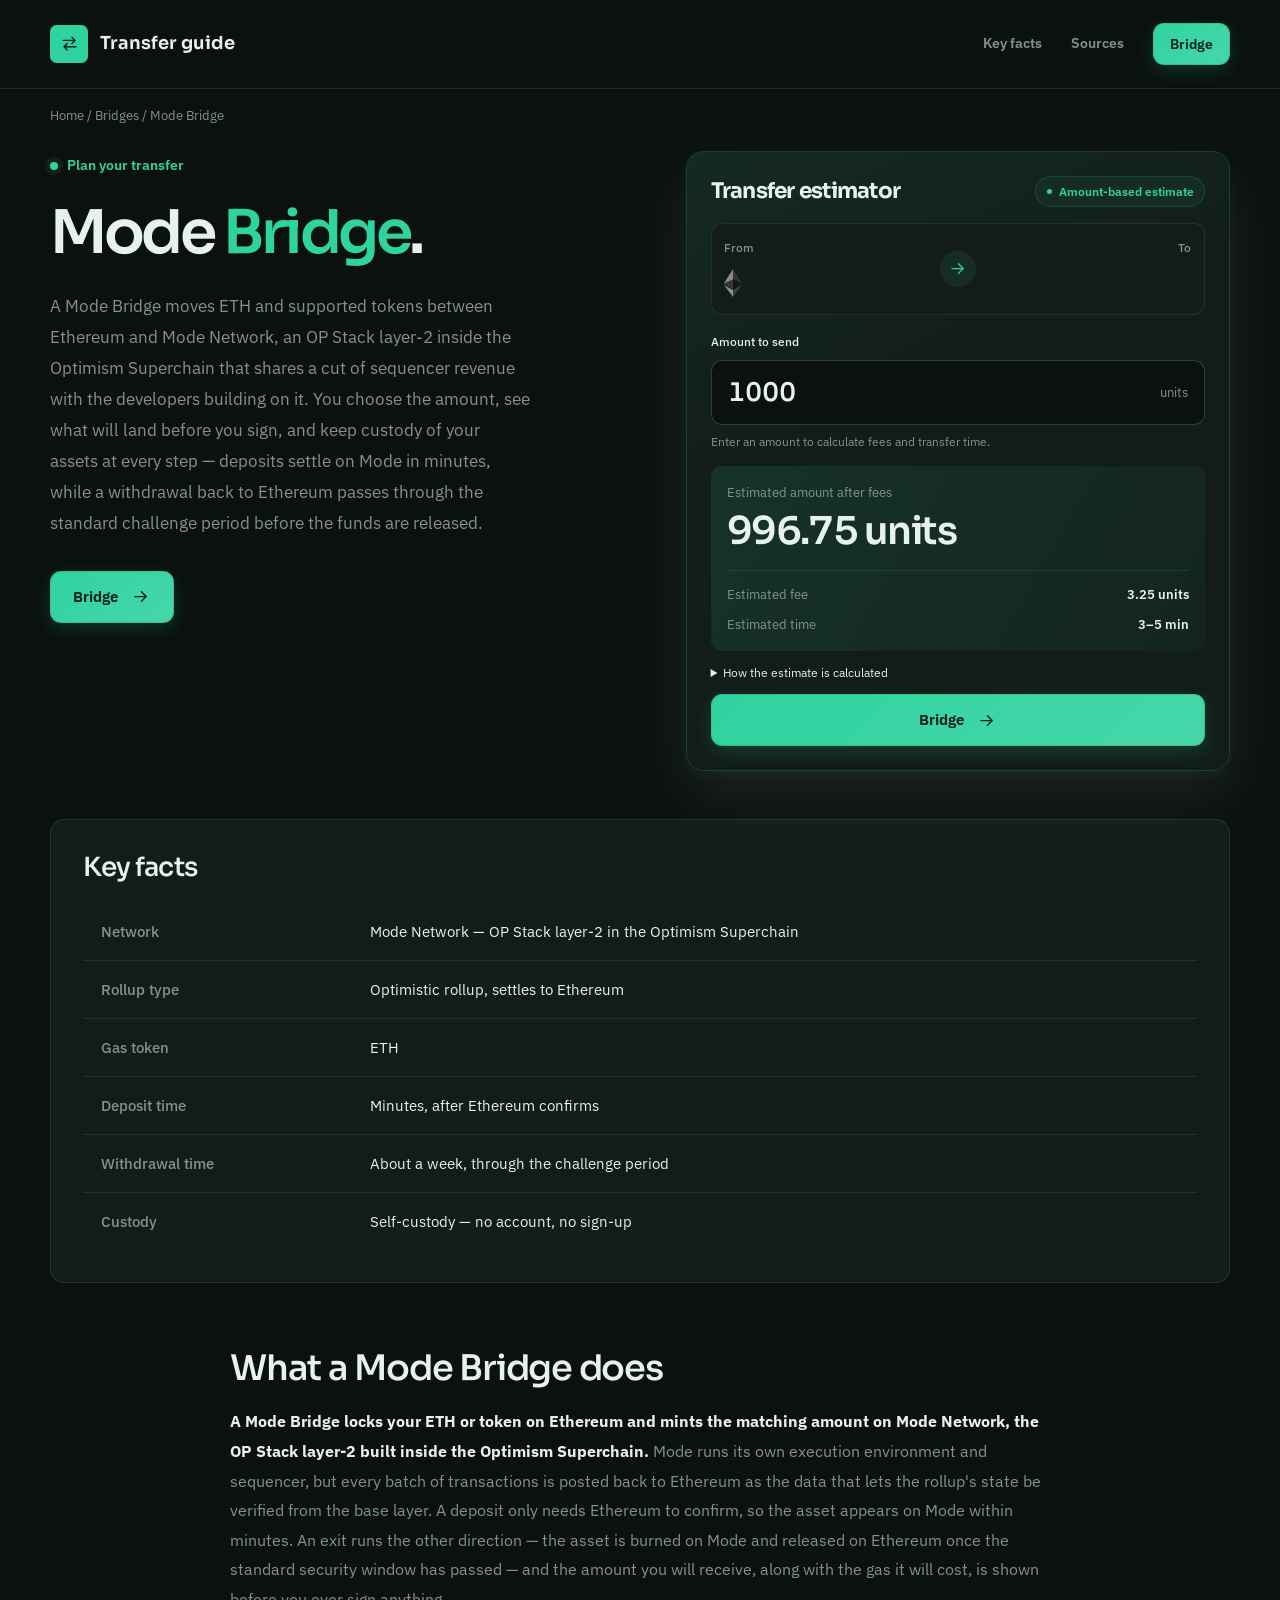
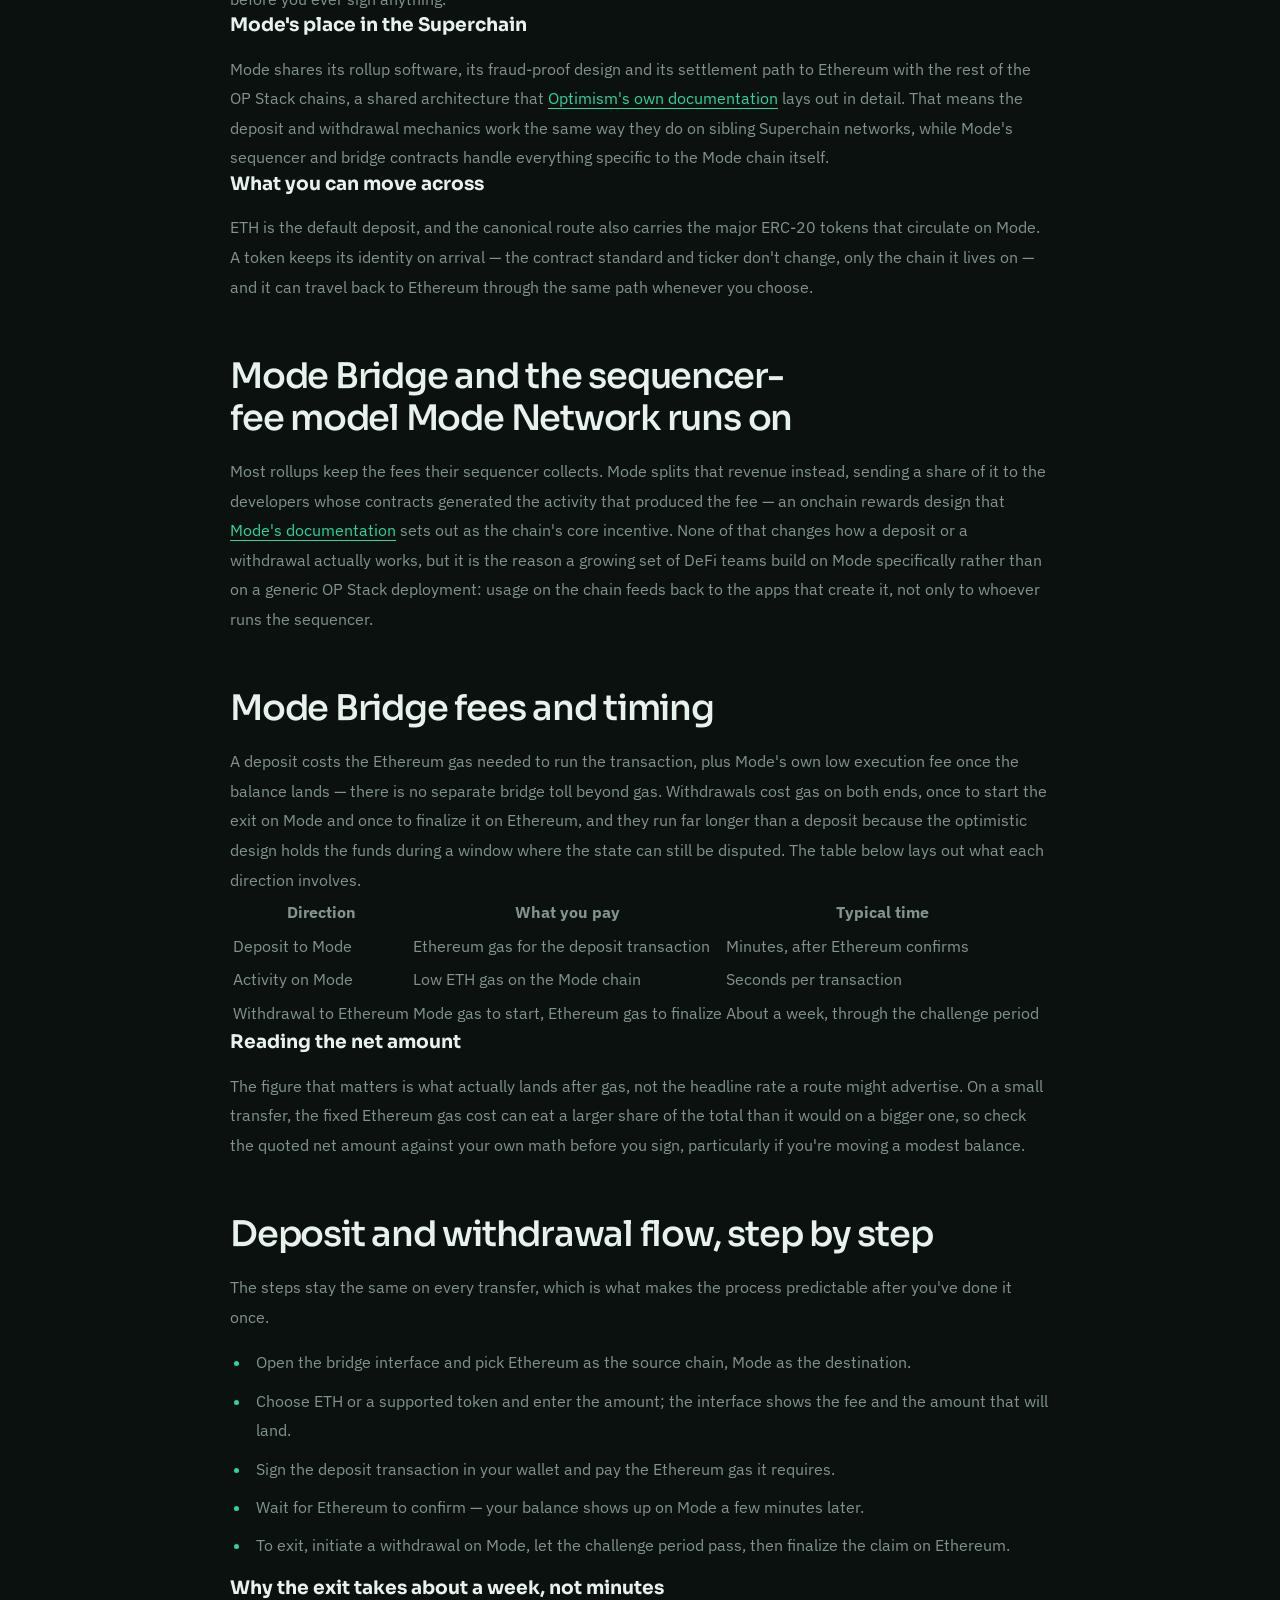
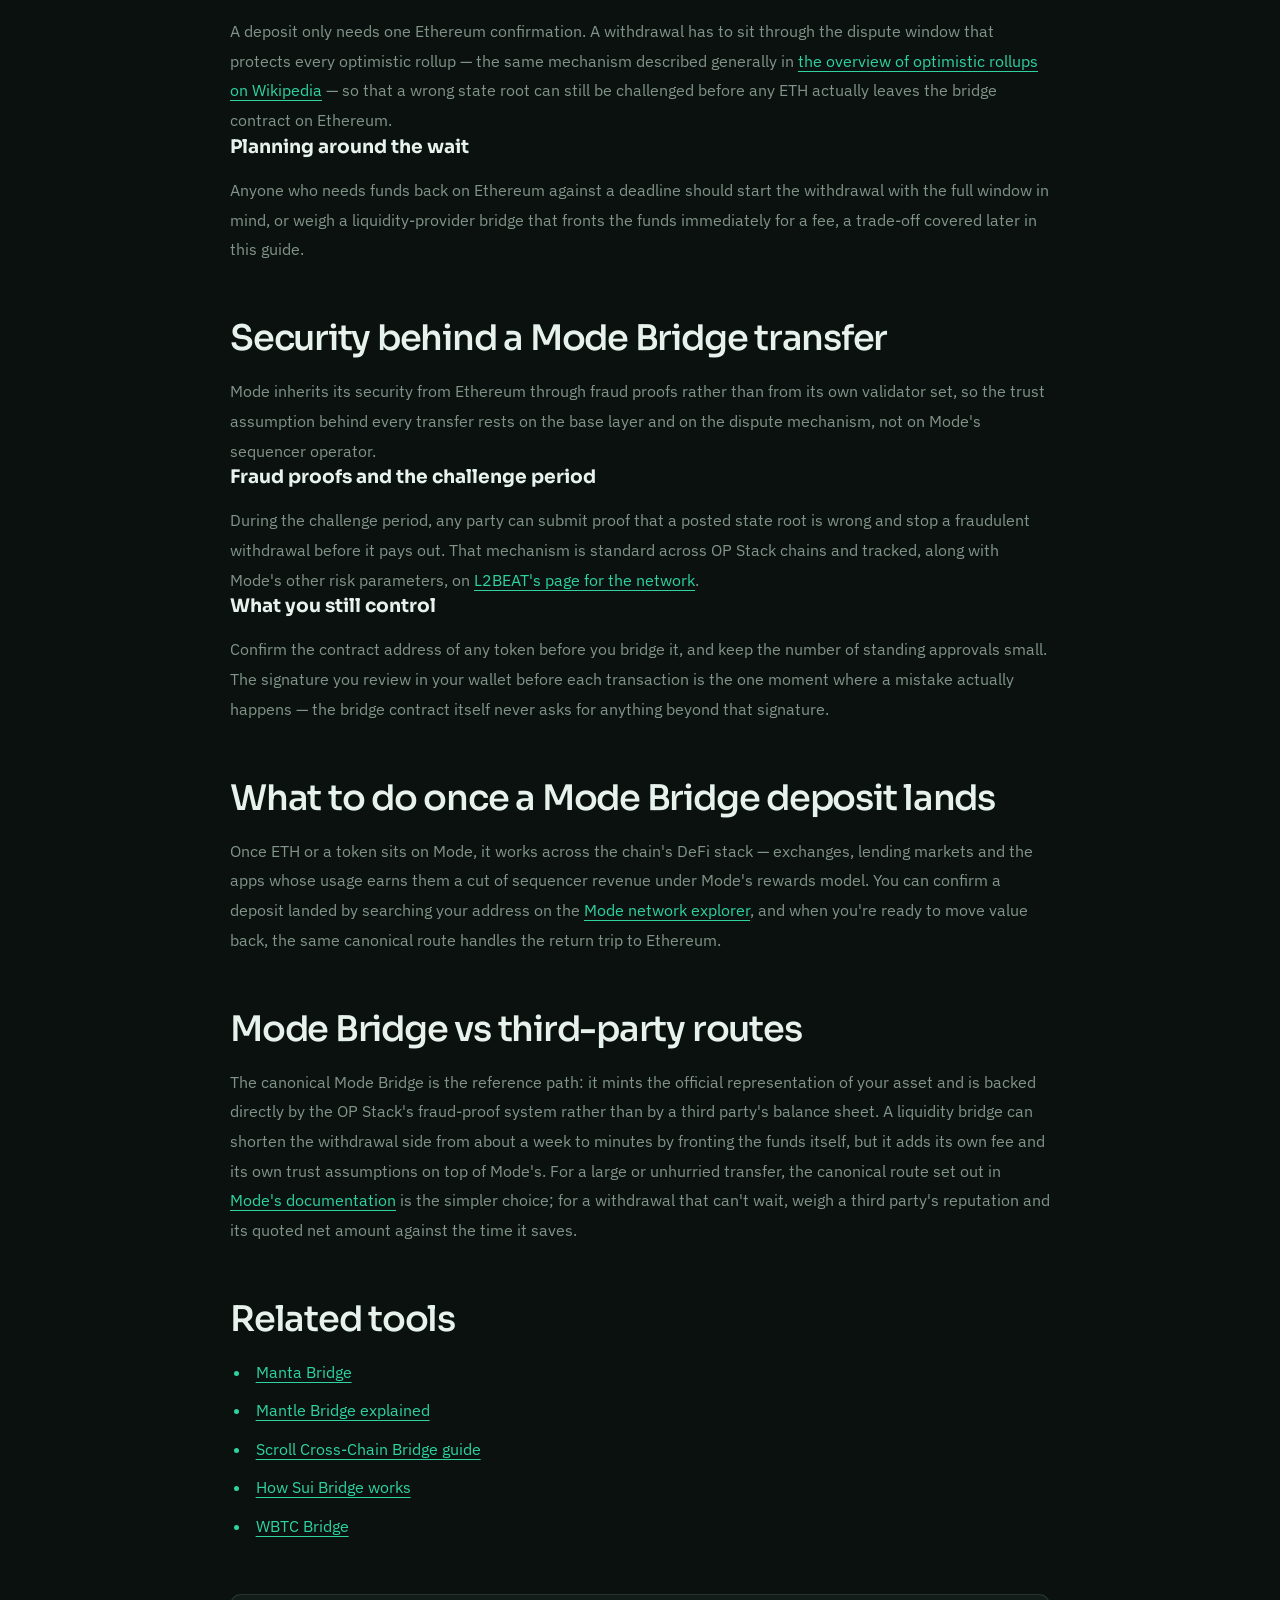
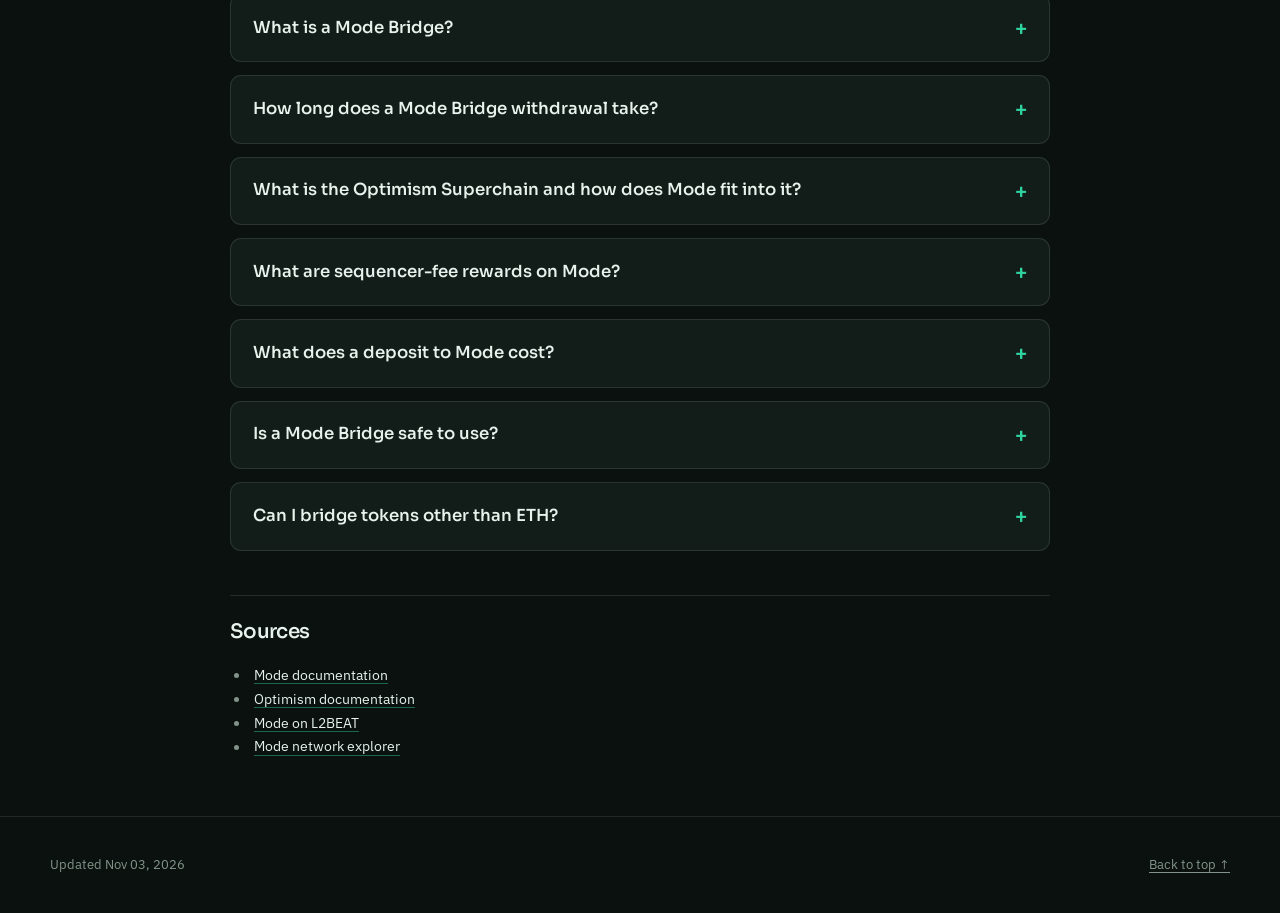
<file: index.html>
<!doctype html>
<html lang="en">
<head>
  <meta charset="utf-8">
  <meta name="viewport" content="width=device-width, initial-scale=1">
  <title>Mode Bridge — Move ETH to Mode Network (OP Stack L2)</title>
  <meta name="description" content="Use the Mode Bridge to move ETH onto Mode Network, an OP Stack layer-2 in the Optimism Superchain that shares sequencer fees with developers. See deposit and withdrawal timing, the challenge period, and fees before you sign.">
  <link rel="canonical" href="https://mode-bridge.github.io/">
  <meta property="og:type" content="website">
  <meta property="og:title" content="Mode Bridge">
  <meta property="og:description" content="Use the Mode Bridge to move ETH onto Mode Network, an OP Stack layer-2 in the Optimism Superchain that shares sequencer fees with developers. See deposit and withdrawal timing, the challenge period, and fees before you sign.">
  <meta property="og:url" content="https://mode-bridge.github.io/">
  <meta property="og:image" content="https://mode-bridge.github.io/og.png">
  <meta name="twitter:card" content="summary_large_image">
  <meta name="twitter:title" content="Mode Bridge">
  <meta name="twitter:description" content="Use the Mode Bridge to move ETH onto Mode Network, an OP Stack layer-2 in the Optimism Superchain that shares sequencer fees with developers. See deposit and withdrawal timing, the challenge period, and fees before you sign.">
  <meta name="twitter:image" content="https://mode-bridge.github.io/og.png">
<link rel="preconnect" href="https://fonts.googleapis.com"><link rel="preconnect" href="https://fonts.gstatic.com" crossorigin><link rel="stylesheet" href="https://fonts.googleapis.com/css2?family=IBM+Plex+Sans:wght@400;500;600;700&family=Sora:wght@500;600;700&display=swap">
<script type="application/ld+json">{"@context": "https://schema.org", "@graph": [{"@type": "WebSite", "@id": "https://mode-bridge.github.io/#website", "url": "https://mode-bridge.github.io/", "name": "Mode Bridge — Move ETH to Mode Network (OP Stack L2)"}, {"@type": "WebPage", "@id": "https://mode-bridge.github.io/#webpage", "url": "https://mode-bridge.github.io/", "name": "Mode Bridge — Move ETH to Mode Network (OP Stack L2)", "isPartOf": {"@id": "https://mode-bridge.github.io/#website"}, "description": "Use the Mode Bridge to move ETH onto Mode Network, an OP Stack layer-2 in the Optimism Superchain that shares sequencer fees with developers. See deposit and withdrawal timing, the challenge period, and fees before you sign.", "datePublished": "2026-11-03", "dateModified": "2026-11-03"}, {"@type": "SoftwareApplication", "name": "Mode Bridge", "applicationCategory": "FinanceApplication", "operatingSystem": "Web", "offers": {"@type": "Offer", "price": "0", "priceCurrency": "USD"}}, {"@type": "BreadcrumbList", "itemListElement": [{"@type": "ListItem", "position": 1, "name": "Home", "item": "https://mode-bridge.github.io/"}, {"@type": "ListItem", "position": 2, "name": "Bridges"}, {"@type": "ListItem", "position": 3, "name": "Mode Bridge"}]}, {"@type": "FAQPage", "mainEntity": [{"@type": "Question", "name": "What is a Mode Bridge?", "acceptedAnswer": {"@type": "Answer", "text": "A Mode Bridge is the official deposit and withdrawal route between Ethereum and Mode Network, the OP Stack layer-2 that settles its state back to Ethereum while running its own execution and sequencer."}}, {"@type": "Question", "name": "How long does a Mode Bridge withdrawal take?", "acceptedAnswer": {"@type": "Answer", "text": "About a week in most cases, because the exit waits through the standard challenge period before funds are released on Ethereum. A deposit, by contrast, lands in minutes."}}, {"@type": "Question", "name": "What is the Optimism Superchain and how does Mode fit into it?", "acceptedAnswer": {"@type": "Answer", "text": "The Superchain is the family of OP Stack chains that share the same rollup software and settle to Ethereum through a common framework. Mode is one of those chains, running its own sequencer and adding its sequencer-fee rewards on top of the shared design."}}, {"@type": "Question", "name": "What are sequencer-fee rewards on Mode?", "acceptedAnswer": {"@type": "Answer", "text": "Mode shares a portion of the revenue its sequencer collects with the developers whose contracts generate the activity behind that revenue, an incentive meant to draw builders to the chain rather than to a generic rollup."}}, {"@type": "Question", "name": "What does a deposit to Mode cost?", "acceptedAnswer": {"@type": "Answer", "text": "Just the Ethereum gas required to run the deposit transaction. Mode itself charges a low execution fee once the balance lands, with no separate bridge toll on top of gas."}}, {"@type": "Question", "name": "Is a Mode Bridge safe to use?", "acceptedAnswer": {"@type": "Answer", "text": "The canonical route relies on Ethereum's security through fraud proofs rather than on Mode's own sequencer, and it never takes custody of your keys. The real risks sit at signing — the contract address you're trusting and the approval you grant — not in the bridge design itself."}}, {"@type": "Question", "name": "Can I bridge tokens other than ETH?", "acceptedAnswer": {"@type": "Answer", "text": "Yes. The canonical route also carries the main ERC-20 tokens that circulate on Mode, and each one keeps its ticker and contract standard on arrival."}}]}]}</script>
  <style>
    :root{--bg:#0A110F;--surface:#121D19;--text:#E7F2EC;--muted:#829489;--accent:#2FD3A0;--accent-ink:#042017;--radius:11px;--display:"Sora";--body:"IBM Plex Sans"}
    * { box-sizing: border-box; }
    html { scroll-behavior: smooth; scroll-padding-top: 2rem; }
    body { margin: 0; background: var(--bg); color: var(--text); font: 400 1rem/1.7 var(--body); -webkit-font-smoothing: antialiased; }
    a { color: var(--accent); text-underline-offset: .22em; }
    a:hover { text-decoration-thickness: .12em; }
    :focus-visible { outline: 3px solid var(--accent); outline-offset: 5px; }
    ::selection { background: var(--accent); color: var(--accent-ink); }
    h1, h2, h3, h4, h5, h6 { font-family: var(--display); line-height: 1.15; text-wrap: balance; }
    p, h1, h2, h3 { margin-top: 0; }
    img, svg { max-width: 100%; vertical-align: middle; }
    .c5be8b3 { width: min(1180px, calc(100% - 3rem)); margin-inline: auto; }
    .c0e3677 { position: absolute; z-index: 5; top: .5rem; left: 1rem; padding: .7rem 1rem; background: var(--surface); transform: translateY(-180%); border-radius: var(--radius); }
    .c0e3677:focus { transform: translateY(0); }
    .cd9c1ea { border-bottom: 1px solid color-mix(in srgb,var(--text) 10%,transparent); }
    .ccdb98d { min-height: 88px; display: flex; align-items: center; justify-content: space-between; gap: 1.5rem; }
    .c950529 { display: inline-flex; align-items: center; gap: .7rem; color: var(--text); font: 650 1.12rem/1.2 var(--display); text-decoration: none; }
    .c81b879 { display: grid; place-items: center; width: 2.4rem; height: 2.4rem; border-radius: calc(var(--radius) * .6); background: var(--accent); color: var(--accent-ink); }
    .c43fc50 { width: 1.2rem; height: 1.2rem; fill: none; stroke: var(--accent-ink); stroke-width: 1.7; stroke-linecap: round; stroke-linejoin: round; flex: 0 0 auto; }
    .cdd51f0 { display: flex; align-items: center; gap: 1.8rem; }
    .cdd51f0 > a { font-size: .88rem; font-weight: 600; text-decoration: none; }
    .cdd51f0 > a:not(.c989989) { color: var(--muted); }
    .c989989 { display: inline-flex; align-items: center; justify-content: center; gap: .8rem; min-height: 52px; padding: .85rem 1.4rem; border: 1px solid color-mix(in srgb,var(--accent-ink) 12%,transparent); border-radius: var(--radius); background: linear-gradient(135deg,var(--accent),color-mix(in srgb,var(--accent) 88%,var(--text))); color: var(--accent-ink); font: 650 .95rem/1.3 var(--body); text-decoration: none; box-shadow: 0 6px 18px color-mix(in srgb,var(--accent) 17%,transparent); transition: transform .18s ease, box-shadow .18s ease; }
    .c989989:hover { transform: translateY(-2px); box-shadow: 0 9px 24px color-mix(in srgb,var(--accent) 25%,transparent); }
    .ccdb98d .c989989 { min-height: 42px; padding: .65rem 1rem; }
    .c5779fa { padding-block: 1rem 0; color: var(--muted); font-size: .8rem; overflow-wrap: anywhere; }
    .c067775 { color: var(--muted); }
    .c067775 a, a.c067775 { color: var(--muted); text-decoration: none; }
    .c067775 a:hover, a.c067775:hover { color: var(--accent); text-decoration: underline; }
    .c067775 ol, .c067775 ul { display: flex; flex-wrap: wrap; gap: .5rem 1rem; padding: 0; margin: 0; list-style: none; }
    .c16f345 { display: grid; grid-template-columns: minmax(0,1.05fr) minmax(0,1fr); gap: clamp(2rem,5vw,4.5rem); align-items: start; padding-block: 1.5rem 3rem; }
    .c498225 { display: inline-flex; align-items: center; gap: .55rem; margin-bottom: 1.3rem; color: var(--accent); font-size: .86rem; font-weight: 600; }
    .c498225::before { content: ""; width: .5rem; height: .5rem; border-radius: 50%; background: var(--accent); box-shadow: 0 0 0 5px color-mix(in srgb,var(--accent) 9%,transparent); }
    h1 { margin-bottom: 1.4rem; font-size: clamp(2.5rem,4.7vw,4.35rem); font-weight: 600; letter-spacing: -.055em; overflow-wrap: anywhere; }
    h1 em { color: var(--accent); font-style: normal; }
    .c3182f0 { max-width: 48ch; margin-bottom: 2rem; color: var(--muted); font-size: 1.08rem; line-height: 1.8; }
    .c00e91a { position: relative; min-width: 0; padding: clamp(1.1rem,2.4vw,1.5rem); border: 1px solid color-mix(in srgb,var(--accent) 20%,var(--surface)); border-radius: calc(var(--radius) * 1.6); background: linear-gradient(155deg,color-mix(in srgb,var(--accent) 7%,var(--surface)),var(--surface) 40%); box-shadow: 0 24px 64px color-mix(in srgb,var(--text) 9%,transparent),0 4px 12px color-mix(in srgb,var(--accent) 6%,transparent); }
    .c2ea418 { display: flex; flex-wrap: wrap; align-items: center; justify-content: space-between; gap: .7rem; margin-bottom: 1rem; }
    .c2ea418 h2 { margin: 0; font-size: 1.35rem; letter-spacing: -.035em; }
    .c2d51a2 { display: inline-flex; align-items: center; gap: .4rem; padding: .3rem .65rem; border: 1px solid color-mix(in srgb,var(--accent) 16%,transparent); border-radius: 999px; background: color-mix(in srgb,var(--accent) 8%,var(--surface)); color: var(--accent); font-size: .72rem; font-weight: 600; }
    .c2d51a2::before { content: ""; width: .35rem; height: .35rem; border-radius: 50%; background: var(--accent); }
    .cd16920 { display: grid; grid-template-columns: minmax(0,1fr) auto minmax(0,1fr); align-items: center; gap: .8rem; padding: .8rem; margin-bottom: 1rem; border: 1px solid color-mix(in srgb,var(--text) 9%,transparent); border-radius: var(--radius); background: var(--surface); }
    .c16f4d6 { min-width: 0; display: flex; flex-direction: column; align-items: flex-start; gap: .45rem; }
    .c16f4d6:last-child { align-items: flex-end; }
    .c46bab5, .c008074 { color: var(--muted); font-size: .78rem; font-weight: 500; }
    .c96df45 { display: flex; align-items: center; min-height: 36px; max-width: 100%; overflow-wrap: anywhere; font: 600 1rem/1.3 var(--display); }
    .c96df45 img, .c96df45 svg { max-height: 36px; width: auto; max-width: 100%; object-fit: contain; }
    .c06b7c3 { display: grid; place-items: center; width: 2.25rem; height: 2.25rem; border-radius: 50%; background: color-mix(in srgb,var(--accent) 9%,var(--surface)); }
    .c06b7c3 .c43fc50 { stroke: var(--accent); }
    .c008074 { display: block; margin-bottom: .5rem; color: var(--text); }
    .c6e2ae6 { display: flex; align-items: center; gap: .75rem; padding: .8rem 1rem; border: 1px solid color-mix(in srgb,var(--text) 18%,transparent); border-radius: var(--radius); background: var(--bg); transition: border-color .18s ease; }
    .c6e2ae6:focus-within { border-color: var(--accent); box-shadow: 0 0 0 3px color-mix(in srgb,var(--accent) 12%,transparent); }
    .c6e2ae6 input { width: 100%; min-width: 0; padding: .2rem 0; border: 0; background: var(--bg); color: var(--text); font: 550 1.6rem/1.2 var(--display); font-variant-numeric: tabular-nums; }
    .c6e2ae6 input:focus { outline: 0; }
    .c78ea5f { color: var(--muted); font-size: .8rem; }
    .cb5b25b { margin: .45rem 0 .85rem; color: var(--muted); font-size: .74rem; }
    .c27caa6 { margin: .5rem 0; color: var(--text); font-size: .8rem; font-weight: 600; }
    [hidden] { display: none !important; }
    .c5862ee { padding: 1rem; border-radius: var(--radius); background: linear-gradient(120deg,color-mix(in srgb,var(--accent) 12%,var(--surface)),color-mix(in srgb,var(--accent) 4%,var(--surface))); }
    .cca90c8 { margin-bottom: .25rem; color: var(--muted); font-size: .8rem; }
    .c851804 { display: block; color: var(--text); font: 600 clamp(1.7rem,3vw,2.5rem)/1.3 var(--display); letter-spacing: -.04em; font-variant-numeric: tabular-nums; overflow-wrap: anywhere; }
    .c851804 small { color: var(--muted); font: 400 .8rem/1.4 var(--body); letter-spacing: 0; }
    .c5862ee dl { display: grid; gap: .5rem; margin: .8rem 0 0; padding-top: .8rem; border-top: 1px solid color-mix(in srgb,var(--accent) 15%,transparent); font-size: .8rem; }
    .c5862ee dl div { display: flex; flex-wrap: wrap; justify-content: space-between; gap: .25rem 1rem; }
    .c5862ee dt { color: var(--muted); }
    .c5862ee dd { margin: 0; font-weight: 600; font-variant-numeric: tabular-nums; }
    .cfdf092 { margin-block: .7rem; color: var(--muted); font-size: .75rem; }
    .cfdf092 summary { width: fit-content; color: var(--text); cursor: pointer; }
    .cfdf092 p { margin: .65rem 0 0; }
    .c00e91a > .c989989 { width: 100%; }
    .cd7403e { padding: 2rem; border: 1px solid color-mix(in srgb,var(--text) 10%,transparent); border-radius: calc(var(--radius) * 1.3); background: var(--surface); }
    .c7c8e33 { margin-bottom: 1.3rem; font-size: 1.65rem; font-weight: 550; letter-spacing: -.035em; }
    .cde08e2 { max-width: 100%; overflow-x: auto; }
    .ca9730d { width: 100%; border-collapse: collapse; text-align: left; font-size: .92rem; }
    .ca9730d caption { padding-bottom: 1rem; text-align: left; color: var(--muted); }
    .ca9730d th, .ca9730d td { padding: 1rem 1.1rem; border-bottom: 1px solid color-mix(in srgb,var(--text) 9%,transparent); vertical-align: top; overflow-wrap: anywhere; }
    .ca9730d th { color: var(--muted); font-weight: 500; }
    .ca9730d thead { background: color-mix(in srgb,var(--accent) 5%,var(--surface)); }
    .ca9730d tbody tr:last-child > * { border-bottom: 0; }
    .cda041a { max-width: 820px; padding-block: 4rem 2rem; }
    .c6255b3 { margin-bottom: 3.3rem; }
    .c6244ee { margin: 0 0 1.1rem; font: 550 clamp(1.6rem,3vw,2.2rem)/1.2 var(--display); letter-spacing: -.035em; }
    .c4573bb { color: var(--muted); line-height: 1.85; overflow-wrap: anywhere; }
    .c4573bb p { margin-bottom: 1.2rem; }
    .c4573bb strong, .c4573bb h3, .c4573bb h4 { color: var(--text); }
    .c4573bb ul, .c4573bb ol { padding-left: 1.3rem; }
    .c4573bb li { padding-left: .3rem; margin-block: .55rem; }
    .c4573bb li::marker { color: var(--accent); }
    .c4573bb blockquote { margin: 1.5rem 0; padding: 1rem 1.4rem; border-left: 3px solid var(--accent); border-radius: 0 var(--radius) var(--radius) 0; background: var(--surface); color: var(--text); }
    .c4573bb img { height: auto; border-radius: var(--radius); }
    .c4573bb pre { overflow-x: auto; padding: 1rem; border-radius: var(--radius); background: var(--surface); }
    .c4573bb code, .c4573bb pre { font-family: var(--body); }
    .c7f3c50 { margin-block: .8rem; border: 1px solid color-mix(in srgb,var(--text) 11%,transparent); border-radius: var(--radius); background: var(--surface); overflow: hidden; }
    .c6b9b8a { position: relative; padding: 1.3rem 3.5rem 1.3rem 1.4rem; list-style: none; cursor: pointer; color: var(--text); font: 550 1.04rem/1.5 var(--display); }
    .c6b9b8a::-webkit-details-marker { display: none; }
    .c6b9b8a::after { content: "+"; position: absolute; right: 1.4rem; top: 1.2rem; color: var(--accent); font-size: 1.3rem; }
    details[open] > .c6b9b8a::after { content: "−"; }
    .c7f3c50[open] { border-color: color-mix(in srgb,var(--accent) 35%,var(--surface)); }
    .c6b9b8a:focus-visible { outline-offset: -5px; }
    .c72489f { padding: 0 1.4rem 1.4rem; color: var(--muted); overflow-wrap: anywhere; }
    .c72489f > :last-child { margin-bottom: 0; }
    .c62c832 { max-width: 820px; padding-block: 1.5rem 3.5rem; border-top: 1px solid color-mix(in srgb,var(--text) 12%,transparent); }
    .c62c832 .c7c8e33 { font-size: 1.25rem; }
    .c2bb073 { margin: 0; padding-left: 1.25rem; color: var(--muted); font-size: .88rem; }
    .c85282a { padding-block: .4rem; padding-left: .25rem; overflow-wrap: anywhere; }
    .c85282a a, a.c85282a { color: var(--text); text-decoration-color: color-mix(in srgb,var(--accent) 45%,transparent); }
    .c85282a a:hover, a.c85282a:hover { color: var(--accent); }
    .cfdfe5d { border-top: 1px solid color-mix(in srgb,var(--text) 10%,transparent); }
    .c9ec672 { display: flex; align-items: center; justify-content: space-between; flex-wrap: wrap; gap: 1rem; min-height: 96px; padding-block: 1.5rem; color: var(--muted); font-size: .8rem; }
    .c9ec672 p { margin: 0; }
    .c9ec672 a { color: var(--muted); }
    @media (max-width: 850px) { .c16f345 { grid-template-columns: minmax(0,1fr); gap: 2.5rem; padding-block: 2.5rem 3.5rem; } .c2ad40f { max-width: 650px; } .c00e91a { width: 100%; max-width: 600px; justify-self: center; } h1 { font-size: clamp(2.5rem,7vw,4rem); } .c3182f0 { max-width: 60ch; } }
    @media (max-width: 540px) { .c5be8b3 { width: calc(100% - 2rem); } .ccdb98d { min-height: 76px; gap: .7rem; } .c950529 { font-size: .95rem; gap: .45rem; } .c81b879 { width: 2rem; height: 2rem; } .cdd51f0 { gap: .6rem; } .cdd51f0 > a:not(.c989989) { display: none; } .ccdb98d .c989989 { padding-inline: .85rem; font-size: .8rem; } .cd7403e { padding: 1.25rem; } .ca9730d th, .ca9730d td { padding: .8rem .55rem; } .c2ad40f > .c989989 { width: 100%; } .cda041a { padding-top: 2.8rem; } .c9ec672 { align-items: flex-start; flex-direction: column; } }
    @media (prefers-reduced-motion: reduce) { html { scroll-behavior: auto; } .c989989, .c6e2ae6 { transition: none; } .c989989:hover { transform: none; } }
  </style>
</head>
<body>
  <a class="c0e3677" href="#content">Skip to content</a>
  <header class="cd9c1ea">
    <nav class="ccdb98d c5be8b3" aria-label="Primary navigation">
      <a class="c950529" href="#top" aria-label="Transfer guide, top of page">
        <span class="c81b879" aria-hidden="true"><svg class="c43fc50" viewBox="0 0 24 24"><path d="M4 8h15m-4-4 4 4-4 4M20 16H5m4-4-4 4 4 4"/></svg></span>
        Transfer guide
      </a>
      <div class="cdd51f0">
        <a href="#facts">Key facts</a>
        <a href="#sources">Sources</a>
        <a class="c989989" href="dashboard/">Bridge</a>
      </div>
    </nav>
  </header>
  <div class="c5be8b3" id="top">
    <div class="c5779fa"><nav class="c067775" aria-label="Breadcrumb"><a href="dashboard/">Home</a> <span>/</span> <span>Bridges</span> <span>/</span> <span>Mode Bridge</span></nav></div>
    <section class="c16f345" aria-labelledby="hero-title">
      <div class="c2ad40f">
        <p class="c498225">Plan your transfer</p>
        <h1 id="hero-title">Mode <em>Bridge</em>.</h1>
        <p class="c3182f0">A Mode Bridge moves ETH and supported tokens between Ethereum and Mode Network, an OP Stack layer-2 inside the Optimism Superchain that shares a cut of sequencer revenue with the developers building on it. You choose the amount, see what will land before you sign, and keep custody of your assets at every step — deposits settle on Mode in minutes, while a withdrawal back to Ethereum passes through the standard challenge period before the funds are released.</p>
        <a class="c989989" href="dashboard/">Bridge <svg class="c43fc50" viewBox="0 0 24 24" aria-hidden="true"><path d="M5 12h14m-6-6 6 6-6 6"/></svg></a>
      </div>
      <aside class="c00e91a" aria-labelledby="widget-title">
        <div class="c2ea418">
          <h2 id="widget-title">Transfer estimator</h2>
          <span class="c2d51a2">Amount-based estimate</span>
        </div>
        <div class="cd16920" aria-label="Transfer route">
          <div class="c16f4d6"><span class="c46bab5">From</span><div class="c96df45"><img src="assets/tokens/eth.svg" alt="Ethereum" width="28" height="28"></div></div>
          <span class="c06b7c3" aria-hidden="true"><svg class="c43fc50" viewBox="0 0 24 24"><path d="M5 12h14m-6-6 6 6-6 6"/></svg></span>
          <div class="c16f4d6"><span class="c46bab5">To</span><div class="c96df45"></div></div>
        </div>
        <label class="c008074" for="amount">Amount to send</label>
        <div class="c6e2ae6">
          <input id="amount" type="number" inputmode="decimal" min="0.01" max="1000000000000" step="0.01" value="1000" required aria-describedby="amount-help amount-error">
          <span class="c78ea5f">units</span>
        </div>
        <p class="cb5b25b" id="amount-help">Enter an amount to calculate fees and transfer time.</p>
        <p class="c27caa6" id="amount-error" hidden></p>
        <div class="c5862ee" role="status" aria-live="polite" aria-atomic="true">
          <div class="cca90c8">Estimated amount after fees</div>
          <output class="c851804" id="result" for="amount">—</output>
          <dl>
            <div><dt>Estimated fee</dt><dd id="fee">—</dd></div>
            <div><dt>Estimated time</dt><dd id="duration">—</dd></div>
          </dl>
        </div>
        <details class="cfdf092">
          <summary>How the estimate is calculated</summary>
          <p>Fee = 0.25 units + 0.3% of the amount, rounded to two decimal places and capped at the amount sent. The remaining amount uses the same units, at a 1:1 conversion. Time starts at 2 minutes, adds 1 minute per 2,500 units or part thereof, and is capped at 12 minutes. The displayed range adds 2 minutes to that estimate.</p>
        </details>
        <noscript><p class="cb5b25b">Enable JavaScript to calculate the estimate.</p></noscript>
        <a class="c989989" href="dashboard/">Bridge <svg class="c43fc50" viewBox="0 0 24 24" aria-hidden="true"><path d="M5 12h14m-6-6 6 6-6 6"/></svg></a>
      </aside>
    </section>
    <section class="cd7403e" id="facts" aria-labelledby="facts-title">
      <h2 class="c7c8e33" id="facts-title">Key facts</h2>
      <div class="cde08e2"><table class="ca9730d"><tbody><tr><th scope="row">Network</th><td>Mode Network — OP Stack layer-2 in the Optimism Superchain</td></tr>
<tr><th scope="row">Rollup type</th><td>Optimistic rollup, settles to Ethereum</td></tr>
<tr><th scope="row">Gas token</th><td>ETH</td></tr>
<tr><th scope="row">Deposit time</th><td>Minutes, after Ethereum confirms</td></tr>
<tr><th scope="row">Withdrawal time</th><td>About a week, through the challenge period</td></tr>
<tr><th scope="row">Custody</th><td>Self-custody — no account, no sign-up</td></tr></tbody></table></div>
    </section>
  </div>
  <main class="cda041a c5be8b3" id="content">
    <section class="c6255b3"><h2 class="c6244ee">What a Mode Bridge does</h2><div class="c4573bb"><strong>A Mode Bridge locks your ETH or token on Ethereum and mints the matching amount on Mode Network, the OP Stack layer-2 built inside the Optimism Superchain.</strong> Mode runs its own execution environment and sequencer, but every batch of transactions is posted back to Ethereum as the data that lets the rollup's state be verified from the base layer. A deposit only needs Ethereum to confirm, so the asset appears on Mode within minutes. An exit runs the other direction — the asset is burned on Mode and released on Ethereum once the standard security window has passed — and the amount you will receive, along with the gas it will cost, is shown before you ever sign anything.<h3>Mode's place in the Superchain</h3>Mode shares its rollup software, its fraud-proof design and its settlement path to Ethereum with the rest of the OP Stack chains, a shared architecture that <a href="https://docs.optimism.io/" rel="nofollow noopener" target="_blank">Optimism's own documentation</a> lays out in detail. That means the deposit and withdrawal mechanics work the same way they do on sibling Superchain networks, while Mode's sequencer and bridge contracts handle everything specific to the Mode chain itself.<h3>What you can move across</h3>ETH is the default deposit, and the canonical route also carries the major ERC-20 tokens that circulate on Mode. A token keeps its identity on arrival — the contract standard and ticker don't change, only the chain it lives on — and it can travel back to Ethereum through the same path whenever you choose.</div></section>
<section class="c6255b3"><h2 class="c6244ee">Mode Bridge and the sequencer-fee model Mode Network runs on</h2><div class="c4573bb">Most rollups keep the fees their sequencer collects. Mode splits that revenue instead, sending a share of it to the developers whose contracts generated the activity that produced the fee — an onchain rewards design that <a href="https://docs.mode.network/" rel="nofollow noopener" target="_blank">Mode's documentation</a> sets out as the chain's core incentive. None of that changes how a deposit or a withdrawal actually works, but it is the reason a growing set of DeFi teams build on Mode specifically rather than on a generic OP Stack deployment: usage on the chain feeds back to the apps that create it, not only to whoever runs the sequencer.</div></section>
<section class="c6255b3"><h2 class="c6244ee">Mode Bridge fees and timing</h2><div class="c4573bb">A deposit costs the Ethereum gas needed to run the transaction, plus Mode's own low execution fee once the balance lands — there is no separate bridge toll beyond gas. Withdrawals cost gas on both ends, once to start the exit on Mode and once to finalize it on Ethereum, and they run far longer than a deposit because the optimistic design holds the funds during a window where the state can still be disputed. The table below lays out what each direction involves.<table><thead><tr><th>Direction</th><th>What you pay</th><th>Typical time</th></tr></thead><tbody><tr><td>Deposit to Mode</td><td>Ethereum gas for the deposit transaction</td><td>Minutes, after Ethereum confirms</td></tr><tr><td>Activity on Mode</td><td>Low ETH gas on the Mode chain</td><td>Seconds per transaction</td></tr><tr><td>Withdrawal to Ethereum</td><td>Mode gas to start, Ethereum gas to finalize</td><td>About a week, through the challenge period</td></tr></tbody></table><h3>Reading the net amount</h3>The figure that matters is what actually lands after gas, not the headline rate a route might advertise. On a small transfer, the fixed Ethereum gas cost can eat a larger share of the total than it would on a bigger one, so check the quoted net amount against your own math before you sign, particularly if you're moving a modest balance.</div></section>
<section class="c6255b3"><h2 class="c6244ee">Deposit and withdrawal flow, step by step</h2><div class="c4573bb">The steps stay the same on every transfer, which is what makes the process predictable after you've done it once.<ul><li>Open the bridge interface and pick Ethereum as the source chain, Mode as the destination.</li><li>Choose ETH or a supported token and enter the amount; the interface shows the fee and the amount that will land.</li><li>Sign the deposit transaction in your wallet and pay the Ethereum gas it requires.</li><li>Wait for Ethereum to confirm — your balance shows up on Mode a few minutes later.</li><li>To exit, initiate a withdrawal on Mode, let the challenge period pass, then finalize the claim on Ethereum.</li></ul><h3>Why the exit takes about a week, not minutes</h3>A deposit only needs one Ethereum confirmation. A withdrawal has to sit through the dispute window that protects every optimistic rollup — the same mechanism described generally in <a href="https://en.wikipedia.org/wiki/Optimistic_rollup" rel="nofollow noopener" target="_blank">the overview of optimistic rollups on Wikipedia</a> — so that a wrong state root can still be challenged before any ETH actually leaves the bridge contract on Ethereum.<h3>Planning around the wait</h3>Anyone who needs funds back on Ethereum against a deadline should start the withdrawal with the full window in mind, or weigh a liquidity-provider bridge that fronts the funds immediately for a fee, a trade-off covered later in this guide.</div></section>
<section class="c6255b3"><h2 class="c6244ee">Security behind a Mode Bridge transfer</h2><div class="c4573bb">Mode inherits its security from Ethereum through fraud proofs rather than from its own validator set, so the trust assumption behind every transfer rests on the base layer and on the dispute mechanism, not on Mode's sequencer operator.<h3>Fraud proofs and the challenge period</h3>During the challenge period, any party can submit proof that a posted state root is wrong and stop a fraudulent withdrawal before it pays out. That mechanism is standard across OP Stack chains and tracked, along with Mode's other risk parameters, on <a href="https://l2beat.com/scaling/projects/mode" rel="nofollow noopener" target="_blank">L2BEAT's page for the network</a>.<h3>What you still control</h3>Confirm the contract address of any token before you bridge it, and keep the number of standing approvals small. The signature you review in your wallet before each transaction is the one moment where a mistake actually happens — the bridge contract itself never asks for anything beyond that signature.</div></section>
<section class="c6255b3"><h2 class="c6244ee">What to do once a Mode Bridge deposit lands</h2><div class="c4573bb">Once ETH or a token sits on Mode, it works across the chain's DeFi stack — exchanges, lending markets and the apps whose usage earns them a cut of sequencer revenue under Mode's rewards model. You can confirm a deposit landed by searching your address on the <a href="https://explorer.mode.network/" rel="nofollow noopener" target="_blank">Mode network explorer</a>, and when you're ready to move value back, the same canonical route handles the return trip to Ethereum.</div></section>
<section class="c6255b3"><h2 class="c6244ee">Mode Bridge vs third-party routes</h2><div class="c4573bb">The canonical Mode Bridge is the reference path: it mints the official representation of your asset and is backed directly by the OP Stack's fraud-proof system rather than by a third party's balance sheet. A liquidity bridge can shorten the withdrawal side from about a week to minutes by fronting the funds itself, but it adds its own fee and its own trust assumptions on top of Mode's. For a large or unhurried transfer, the canonical route set out in <a href="https://docs.mode.network/" rel="nofollow noopener" target="_blank">Mode's documentation</a> is the simpler choice; for a withdrawal that can't wait, weigh a third party's reputation and its quoted net amount against the time it saves.</div></section><section class="c6255b3 ca4b276" id="related"><h2 class="c6244ee">Related tools</h2><div class="c4573bb"><ul><li><a href="https://mantabridge.github.io/">Manta Bridge</a></li><li><a href="https://bridge-mantle.github.io/">Mantle Bridge explained</a></li><li><a href="https://scroll-cross-chain-bridge.github.io/">Scroll Cross-Chain Bridge guide</a></li><li><a href="https://sui-bridge.github.io/">How Sui Bridge works</a></li><li><a href="https://wbtc-bridge.github.io/">WBTC Bridge</a></li></ul></div></section>
    <details class="c7f3c50"><summary class="c6b9b8a">What is a Mode Bridge?</summary><div class="c72489f">A Mode Bridge is the official deposit and withdrawal route between Ethereum and Mode Network, the OP Stack layer-2 that settles its state back to Ethereum while running its own execution and sequencer.</div></details>
<details class="c7f3c50"><summary class="c6b9b8a">How long does a Mode Bridge withdrawal take?</summary><div class="c72489f">About a week in most cases, because the exit waits through the standard challenge period before funds are released on Ethereum. A deposit, by contrast, lands in minutes.</div></details>
<details class="c7f3c50"><summary class="c6b9b8a">What is the Optimism Superchain and how does Mode fit into it?</summary><div class="c72489f">The Superchain is the family of OP Stack chains that share the same rollup software and settle to Ethereum through a common framework. Mode is one of those chains, running its own sequencer and adding its sequencer-fee rewards on top of the shared design.</div></details>
<details class="c7f3c50"><summary class="c6b9b8a">What are sequencer-fee rewards on Mode?</summary><div class="c72489f">Mode shares a portion of the revenue its sequencer collects with the developers whose contracts generate the activity behind that revenue, an incentive meant to draw builders to the chain rather than to a generic rollup.</div></details>
<details class="c7f3c50"><summary class="c6b9b8a">What does a deposit to Mode cost?</summary><div class="c72489f">Just the Ethereum gas required to run the deposit transaction. Mode itself charges a low execution fee once the balance lands, with no separate bridge toll on top of gas.</div></details>
<details class="c7f3c50"><summary class="c6b9b8a">Is a Mode Bridge safe to use?</summary><div class="c72489f">The canonical route relies on Ethereum's security through fraud proofs rather than on Mode's own sequencer, and it never takes custody of your keys. The real risks sit at signing — the contract address you're trusting and the approval you grant — not in the bridge design itself.</div></details>
<details class="c7f3c50"><summary class="c6b9b8a">Can I bridge tokens other than ETH?</summary><div class="c72489f">Yes. The canonical route also carries the main ERC-20 tokens that circulate on Mode, and each one keeps its ticker and contract standard on arrival.</div></details>
  </main>
  <section class="c62c832 c5be8b3" id="sources" aria-labelledby="sources-title">
    <h2 class="c7c8e33" id="sources-title">Sources</h2>
    <ul class="c2bb073"><li><a class="c85282a" href="https://docs.mode.network/" rel="nofollow noopener" target="_blank">Mode documentation</a></li>
<li><a class="c85282a" href="https://docs.optimism.io/" rel="nofollow noopener" target="_blank">Optimism documentation</a></li>
<li><a class="c85282a" href="https://l2beat.com/scaling/projects/mode" rel="nofollow noopener" target="_blank">Mode on L2BEAT</a></li>
<li><a class="c85282a" href="https://explorer.mode.network/" rel="nofollow noopener" target="_blank">Mode network explorer</a></li></ul>
  </section>
  <footer class="cfdfe5d">
    <div class="c9ec672 c5be8b3">
      <p>Updated Nov 03, 2026</p>
      <a href="#top">Back to top ↑</a>
    </div>
  </footer>
  <script>
    (() => {
      const amount = document.getElementById('amount');
      const result = document.getElementById('result');
      const fee = document.getElementById('fee');
      const duration = document.getElementById('duration');
      const error = document.getElementById('amount-error');
      const format = new Intl.NumberFormat('en', { minimumFractionDigits: 2, maximumFractionDigits: 2 });
      const calculate = () => {
        const value = amount.valueAsNumber;
        if (!amount.validity.valid || !Number.isFinite(value)) {
          amount.setAttribute('aria-invalid', 'true');
          error.textContent = 'Enter an amount from 0.01 to 1,000,000,000,000 with up to two decimal places.';
          error.hidden = false;
          result.textContent = '—';
          fee.textContent = '—';
          duration.textContent = '—';
          return;
        }
        amount.removeAttribute('aria-invalid');
        error.hidden = true;
        error.textContent = '';
        const amountCents = Math.round(value * 100);
        const feeCents = Math.min(amountCents, Math.round(25 + amountCents * 0.003));
        const minutes = Math.min(12, 2 + Math.ceil(value / 2500));
        result.textContent = format.format((amountCents - feeCents) / 100) + ' units';
        fee.textContent = format.format(feeCents / 100) + ' units';
        duration.textContent = minutes + '–' + (minutes + 2) + ' min';
      };
      amount.addEventListener('input', calculate);
      calculate();
    })();
  </script>
</body>
</html>
</file>
